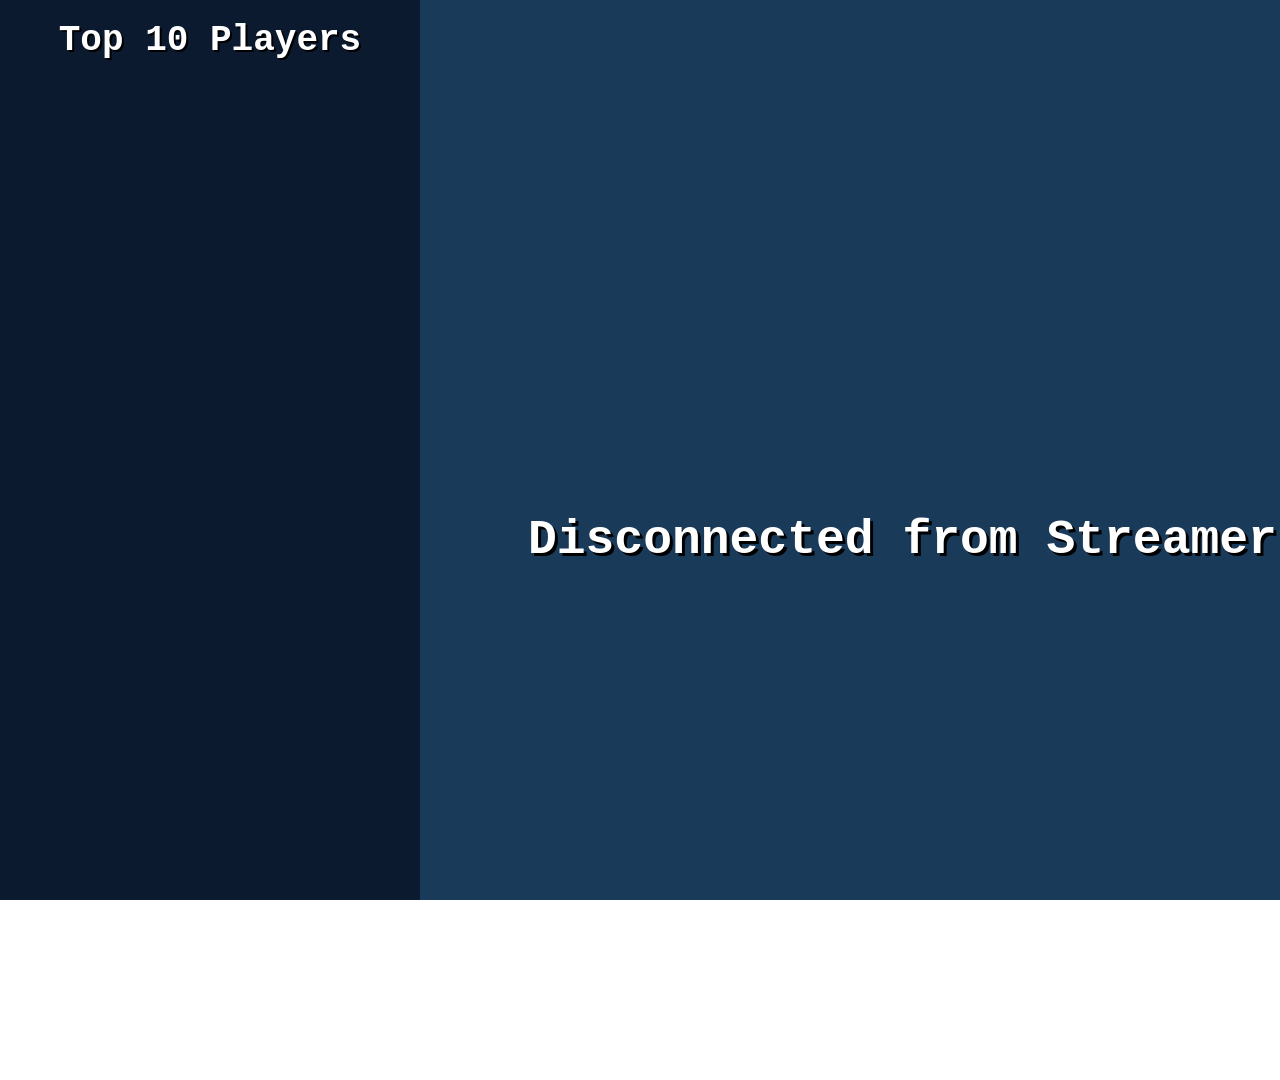
<file: multi-platform/games/battleship/index.html>
<!DOCTYPE html>
<html lang="en">
<head>
  <meta charset="UTF-8">
  <meta name="viewport" content="width=device-width, initial-scale=1.0">
  <link rel="stylesheet" href="styles.css">
  <style>
    body, html {
      margin: 0;
      padding: 0;
      width: 100%;
      height: 100%;
      overflow: hidden;
      background-color: transparent;
    }
  </style>
  <script src="assets/js/streamerbot-client.js"></script>
  <script src="battleship.js" defer></script>
</head>
<body>
  <div id="game-container">
    <canvas id="waterCanvas" width="1920" height="1080"></canvas>
    <canvas id="shipCanvas" width="1920" height="1080"></canvas>
    <canvas id="fogCanvas" width="1920" height="1080"></canvas>
    <canvas id="hudCanvas" width="1920" height="1080"></canvas>
    <div id="joinCountdown"></div>

    <div id="leaderboard">
      <div class="heading">Top 10 Players</div>
    </div>
    <div id="rightPanel">
      <div id="shipRoster"></div>
      <div id="mineRoster"></div>
      <div id="roundInfo">
        <div id="modeLabel"></div>
        <div id="joinHint">Type !join to play</div>
        <div id="roundNumber"></div>
        <div id="countdown"></div>
      </div>
    </div>

    <div id="debugOverlay"></div>
    <div id="status">Connecting to Streamer.bot...</div>
  </div>
</body>
</html>
</file>
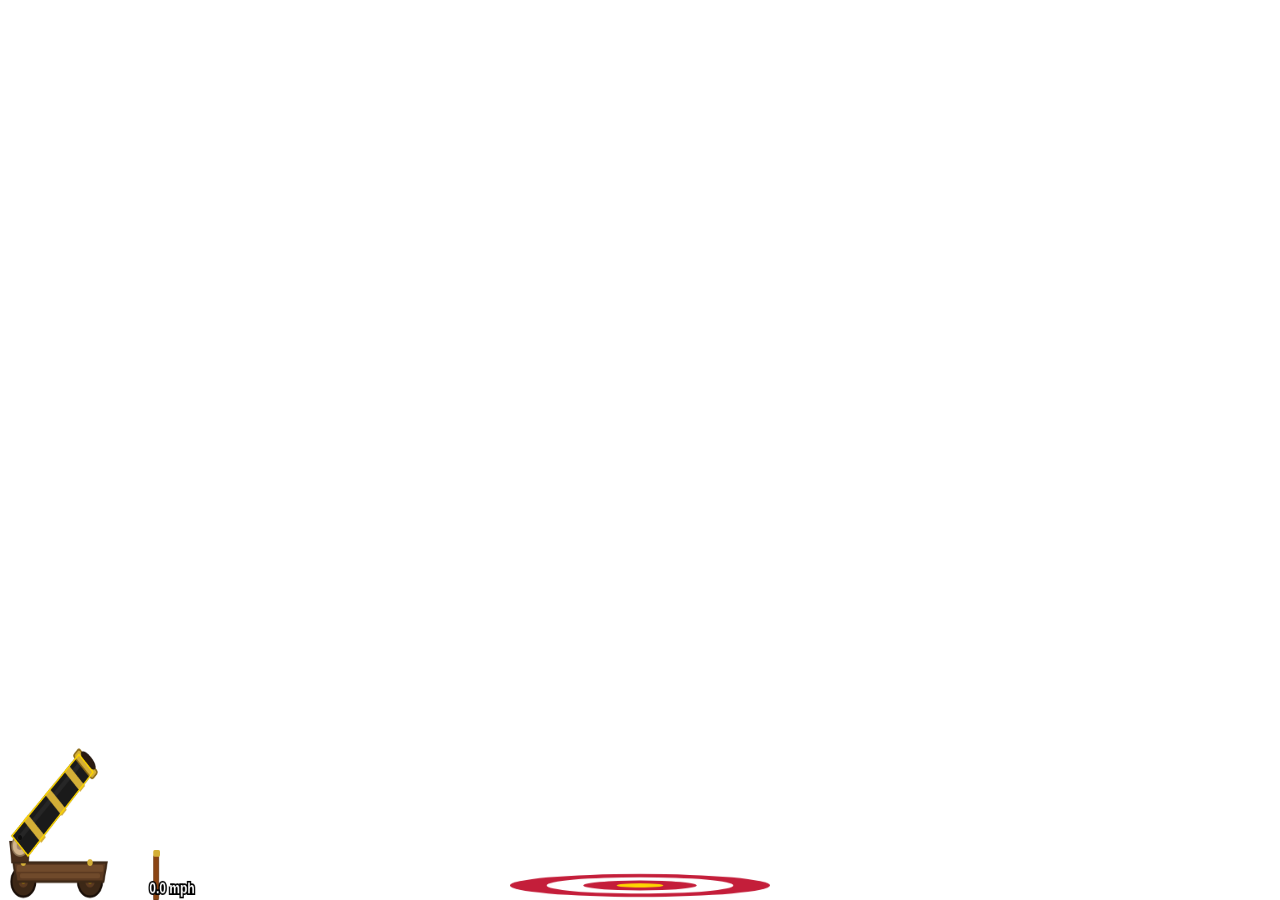
<file: multi-platform/games/cannon/index.html>
<!DOCTYPE html>
<html lang="en">
<head>
  <meta charset="UTF-8">
  <meta name="viewport" content="width=device-width, initial-scale=1.0">
  <link rel="stylesheet" href="styles.css">
  <style>
    body, html {
      margin: 0;
      padding: 0;
      width: 100%;
      height: 100%;
      overflow: hidden;
      background-color: transparent;
    }

    #gameCanvas {
      background-color: transparent;
      display: block;
    }

    #debugOverlay {
      position: absolute;
      top: 0;
      left: 0;
      width: 100%;
      height: 80%;
      overflow-y: auto;
      color: #ffffff;
      font-family: monospace;
      font-size: 16px;
      line-height: 1.25;
      padding: 10px;
      box-sizing: border-box;
      white-space: pre-wrap;
      z-index: 9999;
      pointer-events: none;
      text-shadow: none;
    }
  </style>
  <script src="assets/js/streamerbot-client.js"></script>
  <script src="cannon.js" defer></script>
</head>
<body>
  <canvas id="gameCanvas" width="1920" height="1080"></canvas>
  <div id="debugOverlay">Waiting for events...</div>
</body>
</html>
</file>
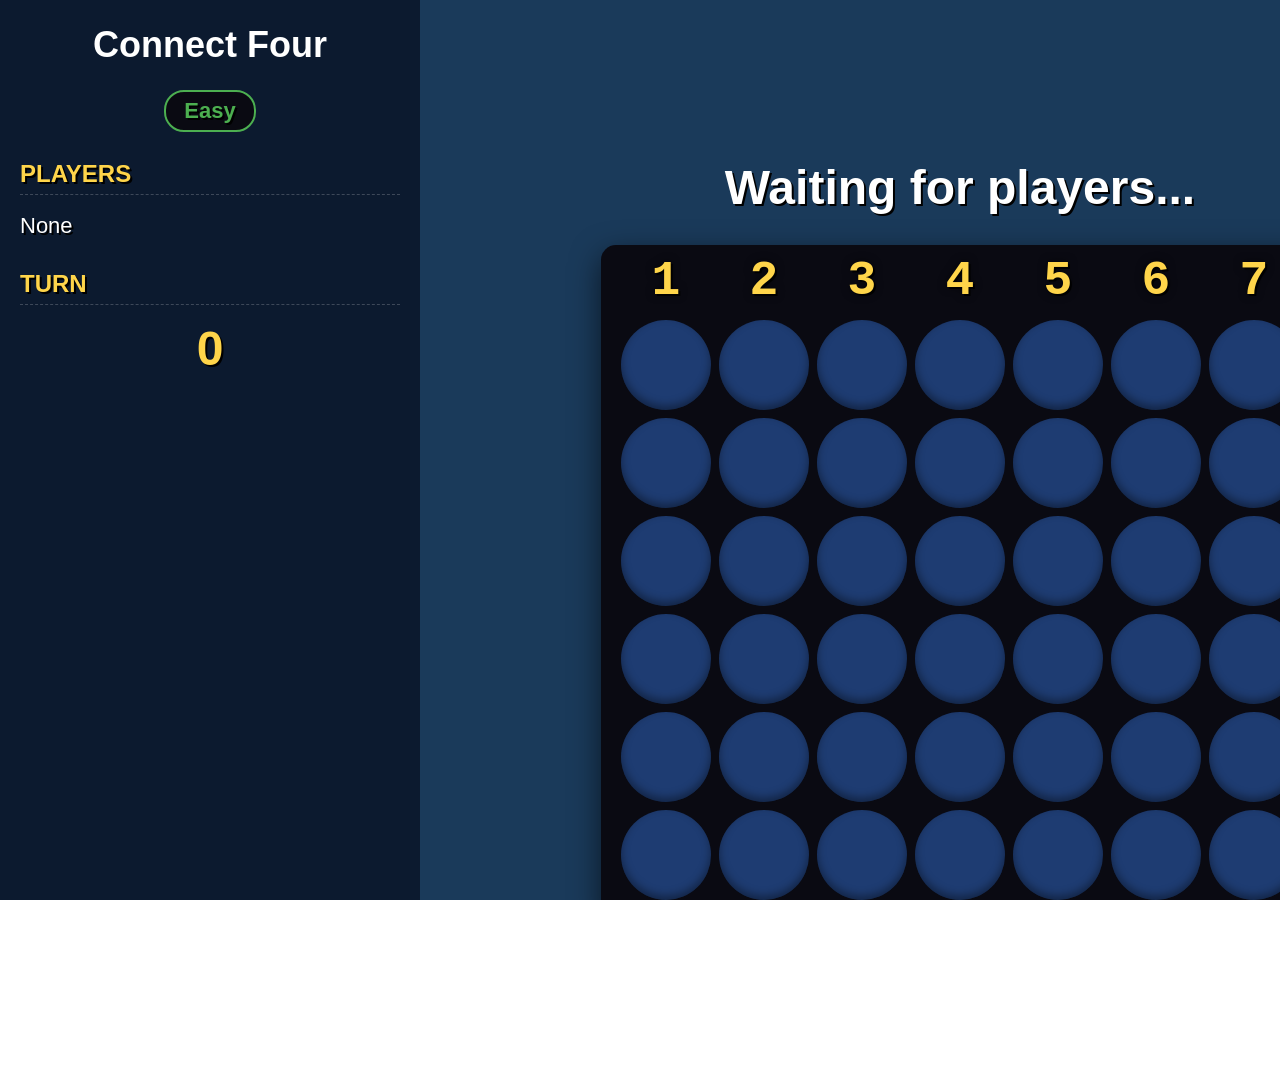
<file: multi-platform/games/connectfour/index.html>
<!DOCTYPE html>
<html lang="en">
<head>
    <meta charset="UTF-8">
    <meta name="viewport" content="width=device-width, initial-scale=1.0">
    <title>Streamer.bot Connect Four</title>
    <link rel="stylesheet" href="styles.css">
    <style>
        body, html { margin: 0; padding: 0; width: 100%; height: 100%; overflow: hidden; background: transparent; }
    </style>
    <script src="assets/js/streamerbot-client.js"></script>
    <script src="connectfour.js" defer></script>
</head>
<body>
    <div id="game-container">
        <!-- Left panel: players & difficulty -->
        <div id="leftPanel">
            <div class="panel-heading">Connect Four</div>
            <div id="difficultyDisplay" class="difficulty-badge difficulty-easy">Easy</div>
            <div class="section-heading">Players</div>
            <div id="playerList" class="player-list">None</div>
            <div class="section-heading">Turn</div>
            <div id="turnCount" class="turn-count">0</div>
        </div>

        <!-- Center: the board -->
        <div id="centerPanel">
            <h1 id="currentTurn">Waiting for players...</h1>
            <div class="grid-container">
                <div class="column-labels easy" id="columnLabels"></div>
                <div class="grid easy" id="grid"></div>
            </div>
        </div>

        <!-- Right panel: voting & timer -->
        <div id="rightPanel">
            <div class="panel-heading">Status</div>
            <div id="status">Connecting to Streamer.bot...</div>
            <div id="votingSection" class="voting-info">
                <div class="voting-label">Vote for column:</div>
                <div id="timerDisplay" class="voting-timer">--:--</div>
                <div class="vote-total"></div>
            </div>
        </div>

        <!-- Winner overlay -->
        <div class="winner-overlay" id="winnerOverlay">
            <h1 class="winner-title" id="winnerTitle">Player 1 Wins!</h1>
            <p id="winnerMessage">Congratulations!</p>
        </div>
    </div>
</body>
</html>
</file>
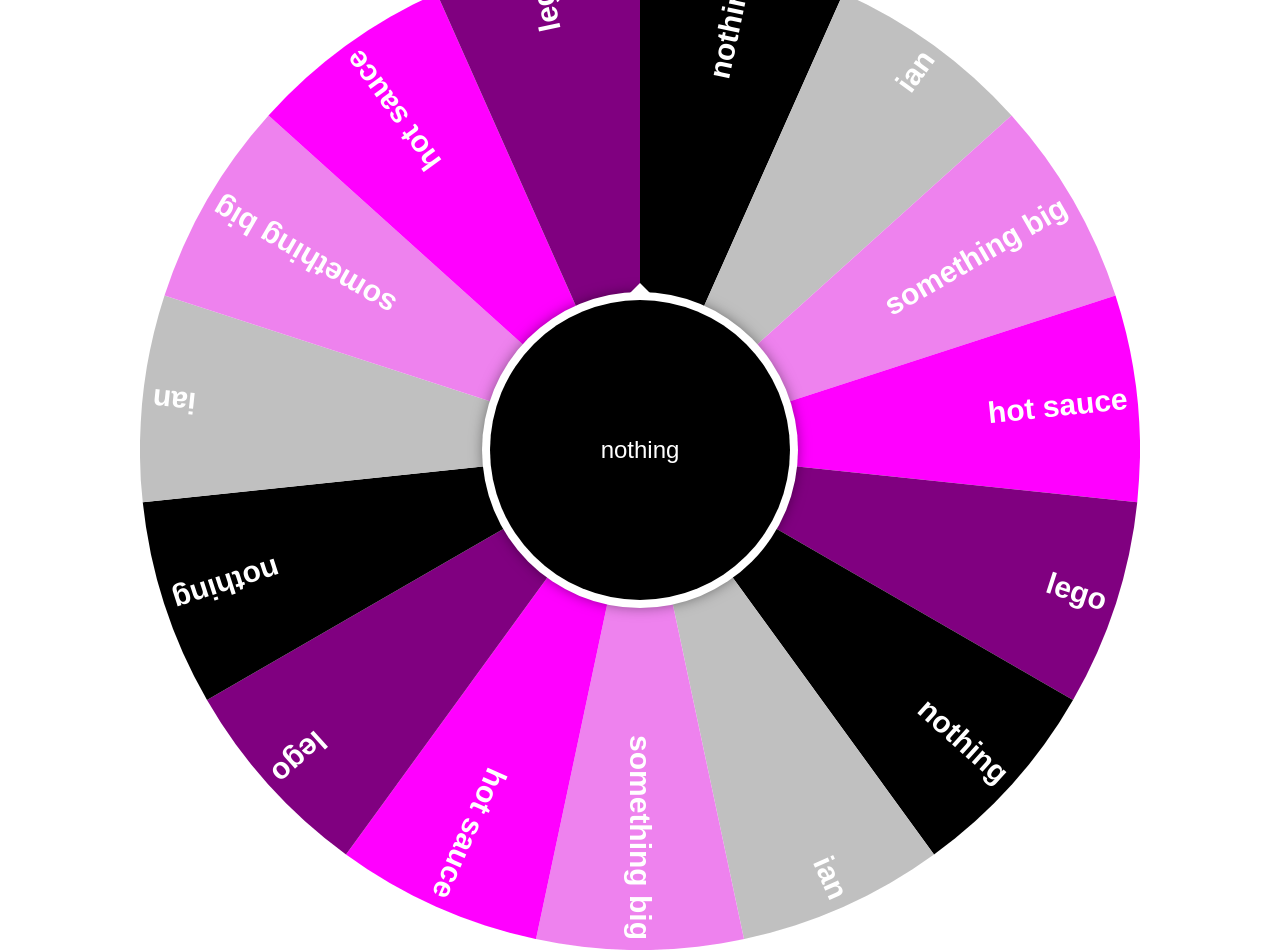
<file: __future-ideas/wheel-of-things/overlays/wheel.html>
<!DOCTYPE html>
<html>
  <head>
    <title>Wheel of Things</title>
    <meta charset="UTF-8" />
    <script defer src="wheel.js"></script>
    <link rel="stylesheet" href="wheel.css" />
  </head>

  <body>
    <div id="wheelOfThings">
      <canvas id="wheel" width="1000" height="1000"></canvas>
      <div id="spin"></div>
    </div>
  </body>
</html>
</file>
<file: multi-platform/games/battleship/styles.css>
#game-container {
  position: relative;
  width: 1920px;
  height: 1080px;
  background-color: #1a3a5a;
}

#game-container canvas {
  position: absolute;
  top: 0;
  left: 0;
  display: block;
}

#waterCanvas { z-index: 1; }
#shipCanvas   { z-index: 2; }
#fogCanvas    { z-index: 3; }
#hudCanvas    { z-index: 4; }

#leaderboard {
  position: absolute;
  top: 0;
  left: 0;
  width: 420px;
  height: 1080px;
  z-index: 5;
  padding: 20px 16px;
  box-sizing: border-box;
  font-family: 'Courier New', monospace;
  font-size: 32px;
  color: #fff;
  text-shadow: 2px 2px 0 #000;
  overflow: hidden;
  background-color: rgba(10, 20, 40, 0.85);
}

#leaderboard .heading {
  font-size: 36px;
  font-weight: bold;
  text-align: center;
  margin-bottom: 16px;
  text-shadow: 2px 2px 0 #000;
}

#leaderboard .entry {
  margin-bottom: 10px;
  line-height: 1.2;
}

#leaderboard .entry.muted {
  opacity: 0.4;
  text-decoration: line-through;
}

#leaderboard .entry .row1 {
  display: flex;
  align-items: center;
  gap: 8px;
}

#leaderboard .entry img.platform-icon {
  width: 32px;
  height: 32px;
  flex-shrink: 0;
}

#leaderboard .entry .name {
  flex: 1;
  overflow: hidden;
  text-overflow: ellipsis;
  white-space: nowrap;
}

#leaderboard .entry .stats {
  font-size: 28px;
}

#leaderboard .entry .stat-change {
  color: #ff3333;
  transition: color 1s ease;
}

#leaderboard .entry .stat-change.fade {
  color: #fff;
}

/* Teams mode */
#leaderboard .teams-header {
  margin-bottom: 12px;
  border-bottom: 2px solid rgba(255, 255, 255, 0.2);
  padding-bottom: 10px;
}

#leaderboard .platform-totals {
  display: flex;
  align-items: center;
  gap: 6px;
  font-size: 26px;
  padding: 4px 6px;
  margin-bottom: 4px;
  border-radius: 4px;
}

#leaderboard .platform-totals img.platform-icon,
#leaderboard .platform-section-heading img.platform-icon {
  width: 48px;
  height: 48px;
  flex-shrink: 0;
  object-fit: contain;
  image-rendering: -webkit-optimize-contrast;
}

#leaderboard .platform-totals.leader {
  background-color: rgba(255, 200, 0, 0.18);
  border: 1px solid rgba(255, 200, 0, 0.5);
}

#leaderboard .platform-totals .platform-name {
  font-weight: bold;
  flex: 1;
  text-transform: capitalize;
}

#leaderboard .platform-totals .platform-hits,
#leaderboard .platform-totals .platform-coords {
  font-size: 22px;
  opacity: 0.85;
}

#leaderboard .platform-section {
  margin-bottom: 12px;
  padding-bottom: 8px;
  border-bottom: 1px dashed rgba(255, 255, 255, 0.12);
}

#leaderboard .platform-section-heading {
  display: flex;
  align-items: center;
  gap: 6px;
  font-size: 26px;
  font-weight: bold;
  text-transform: capitalize;
  margin-bottom: 4px;
  color: #ffd54a;
}

#rightPanel {
  position: absolute;
  top: 0;
  right: 0;
  width: 420px;
  height: 1080px;
  z-index: 5;
  padding: 20px 16px;
  box-sizing: border-box;
  font-family: 'Courier New', monospace;
  color: #fff;
  text-shadow: 2px 2px 0 #000;
  display: flex;
  flex-direction: column;
  gap: 20px;
  background-color: rgba(10, 20, 40, 0.85);
}

#shipRoster {
  font-size: 28px;
}

#shipRoster .ship-entry {
  margin-bottom: 40px;
  text-align: center;
}

#shipRoster .ship-entry img.ship-icon {
  object-fit: contain;
  display: block;
  margin: 0 auto 1px auto;
  max-width: 100%;
}

#shipRoster .ship-entry .ship-label {
  font-size: 24px;
}

#shipRoster .ship-entry.sunk .ship-label {
  text-decoration: line-through;
}

#shipRoster .ship-entry.sunk .ship-label::after {
  content: " X";
  color: #ff3333;
  font-weight: bold;
}

#mineRoster {
  font-size: 28px;
}

#mineRoster .mine-header {
  width: 100%;
  margin-bottom: 8px;
}

#mineRoster .mine-grid {
  display: flex;
  flex-wrap: wrap;
  gap: 8px;
}

#mineRoster .mine-icon {
  position: relative;
  width: 36px;
  height: 36px;
}

#mineRoster .mine-icon img {
  width: 36px;
  height: 36px;
}

#mineRoster .mine-icon.hit::after {
  content: "X";
  position: absolute;
  top: 0;
  left: 0;
  width: 36px;
  height: 36px;
  display: flex;
  align-items: center;
  justify-content: center;
  color: #ff3333;
  font-weight: bold;
  font-size: 28px;
  text-shadow: 1px 1px 0 #000;
}

#roundInfo {
  margin-top: auto;
  text-align: center;
}

#modeLabel {
  font-size: 36px;
  font-weight: bold;
  text-transform: uppercase;
}

#joinHint {
  font-size: 24px;
  margin-top: 8px;
  opacity: 0.8;
}

#roundNumber {
  font-size: 28px;
  margin-top: 8px;
}

#countdown {
  font-size: 72px;
  font-weight: bold;
  margin-top: 16px;
  font-family: 'Courier New', monospace;
}

#countdown.urgent {
  color: #ff3333;
  animation: pulse 0.5s infinite alternate;
}

#joinCountdown {
  position: absolute;
  top: 50%;
  left: 50%;
  transform: translate(-50%, -50%);
  z-index: 50;
  display: none;
  width: 100%;
  height: 100%;
  flex-direction: column;
  justify-content: center;
  align-items: center;
  gap: 12px;
  font-family: 'Courier New', monospace;
  font-size: 96px;
  line-height: 1;
  font-weight: bold;
  color: #fff;
  text-shadow: 4px 4px 0 #000, 0 0 24px rgba(0, 0, 0, 0.85);
  pointer-events: none;
}

#joinCountdown.urgent {
  color: #ff3333;
  animation: joinPulse 0.5s infinite alternate;
}

@keyframes pulse {
  from { transform: scale(1.0); }
  to   { transform: scale(1.1); }
}

@keyframes joinPulse {
  from { transform: translate(-50%, -50%) scale(1.0); }
  to   { transform: translate(-50%, -50%) scale(1.1); }
}

#debugOverlay {
  position: absolute;
  top: 0;
  left: 0;
  width: 100%;
  height: 80%;
  overflow-y: auto;
  color: #ffffff;
  font-family: monospace;
  font-size: 16px;
  line-height: 1.25;
  padding: 10px;
  box-sizing: border-box;
  white-space: pre-wrap;
  z-index: 9999;
  pointer-events: none;
  display: none;
}

#status {
  position: absolute;
  top: 50%;
  left: 50%;
  transform: translate(-50%, -50%);
  z-index: 100;
  font-family: 'Courier New', monospace;
  font-size: 48px;
  font-weight: bold;
  color: #fff;
  text-shadow: 3px 3px 0 #000;
  text-align: center;
  pointer-events: none;
}
</file>
<file: multi-platform/games/cannon/styles.css>
/* Basic styling for the game */

#gameCanvas {
  display: block;
  background-color: #00ff00; /* Greenscreen background */
  width: 100%;
  height: 100%;
}

/* Add any additional styles as needed */
</file>
<file: multi-platform/games/connectfour/styles.css>
/* ===== Container (1920x1080, matches battleship) ===== */

#game-container {
    position: relative;
    width: 1920px;
    height: 1080px;
    background-color: #1a3a5a;
    font-family: 'Segoe UI', Tahoma, Geneva, Verdana, sans-serif;
    color: white;
    overflow: hidden;
}

/* ===== Left panel (players + difficulty) ===== */

#leftPanel {
    position: absolute;
    top: 0;
    left: 0;
    width: 420px;
    height: 1080px;
    z-index: 5;
    padding: 24px 20px;
    box-sizing: border-box;
    display: flex;
    flex-direction: column;
    gap: 16px;
    background-color: rgba(10, 20, 40, 0.85);
    text-shadow: 2px 2px 0 #000;
}

.panel-heading {
    font-size: 36px;
    font-weight: bold;
    text-align: center;
    margin-bottom: 8px;
    color: #ffffff;
    text-shadow: none;
}

.section-heading {
    font-size: 24px;
    font-weight: bold;
    text-transform: uppercase;
    color: #ffd54a;
    margin-top: 12px;
    border-bottom: 1px dashed rgba(255, 255, 255, 0.2);
    padding-bottom: 6px;
}

.difficulty-badge {
    display: inline-block;
    padding: 6px 18px;
    background: #0a0a12;
    border-radius: 20px;
    font-size: 22px;
    font-weight: bold;
    text-align: center;
    align-self: center;
}

.difficulty-easy {
    color: #4caf50;
    border: 2px solid #4caf50;
}

.difficulty-normal {
    color: #ffd700;
    border: 2px solid #ffd700;
}

.difficulty-extreme {
    color: #ff5e57;
    border: 2px solid #ff5e57;
}

.player-list {
    font-size: 22px;
    line-height: 1.4;
    color: #fff;
}

.turn-count {
    font-size: 48px;
    font-weight: bold;
    text-align: center;
    color: #ffd54a;
}

/* ===== Center panel (the board) ===== */

#centerPanel {
    position: absolute;
    top: 0;
    left: 420px;
    width: 1080px;
    height: 1080px;
    z-index: 4;
    display: flex;
    flex-direction: column;
    align-items: center;
    justify-content: center;
    gap: 30px;
}

#currentTurn {
    font-size: 3em;
    margin: 0;
    text-shadow: 2px 2px 0 #000;
    text-align: center;
}

.grid-container {
    display: inline-block;
    background: #0a0a12;
    padding: 20px;
    padding-top: 0;
    border-radius: 15px;
    box-shadow: 0 10px 30px rgba(0, 0, 0, 0.6);
}

.column-labels {
    display: grid;
    gap: 8px;
    padding: 10px 0 12px 0;
}

.column-labels.easy, .column-labels.normal {
    grid-template-columns: repeat(7, 90px);
}

.column-labels.extreme {
    grid-template-columns: repeat(11, 70px);
}

.column-label {
    text-align: center;
    font-size: 48px;
    font-weight: bold;
    color: #ffd54a;
    text-shadow: 2px 2px 0 #000, 0 0 8px rgba(0, 0, 0, 0.6);
    font-family: 'Courier New', monospace;
    line-height: 1.1;
}

.column-label.highlighted {
    color: #4caf50;
    text-shadow: 0 0 16px rgba(76, 175, 80, 0.9), 2px 2px 0 #000;
}

.column-label.leading {
    color: #ffd700;
    text-shadow: 0 0 18px rgba(255, 215, 0, 0.95), 2px 2px 0 #000;
}

.vote-count {
    font-size: 22px;
    font-weight: bold;
    color: #ffd700;
    text-align: center;
    margin-top: 4px;
    line-height: 1;
    text-shadow: 1px 1px 0 #000;
}

.vote-count::before {
    content: "votes: ";
    color: #a0a0a0;
    font-size: 16px;
    font-weight: normal;
}

.vote-total {
    margin-top: 10px;
    font-size: 18px;
    color: #a0a0a0;
    min-height: 22px;
}

.grid {
    display: grid;
    gap: 8px;
}

.grid.easy, .grid.normal {
    grid-template-columns: repeat(7, 90px);
    grid-template-rows: repeat(6, 90px);
}

.grid.extreme {
    grid-template-columns: repeat(11, 70px);
    grid-template-rows: repeat(6, 70px);
}

.cell {
    width: 90px;
    height: 90px;
    background: #1e3c72;
    border-radius: 50%;
    display: flex;
    align-items: center;
    justify-content: center;
    box-shadow: inset 0 -4px 8px rgba(0, 0, 0, 0.4);
    transition: all 0.3s ease;
}

.grid.extreme .cell {
    width: 70px;
    height: 70px;
}

.cell.player1 {
    background: radial-gradient(circle at 30% 30%, #ff5e57 0%, #ff3b30 100%);
    box-shadow: 0 0 15px rgba(255, 94, 87, 0.6);
}

.cell.player2 {
    background: radial-gradient(circle at 30% 30%, #f9d423 0%, #ff9966 100%);
    box-shadow: 0 0 15px rgba(249, 212, 35, 0.6);
}

.cell.winning {
    animation: pulse 1s infinite;
    border: 3px solid white;
}

@keyframes pulse {
    0%, 100% { transform: scale(1); }
    50% { transform: scale(1.1); }
}

@keyframes drop {
    0% { transform: translateY(-400px); opacity: 0; }
    100% { transform: translateY(0); opacity: 1; }
}

.cell.dropping {
    animation: drop 0.5s ease-out;
}

/* ===== Right panel (status + timer) ===== */

#rightPanel {
    position: absolute;
    top: 0;
    right: 0;
    width: 420px;
    height: 1080px;
    z-index: 5;
    padding: 24px 20px;
    box-sizing: border-box;
    display: flex;
    flex-direction: column;
    gap: 20px;
    background-color: rgba(10, 20, 40, 0.85);
    text-shadow: 2px 2px 0 #000;
}

#status {
    font-size: 22px;
    line-height: 1.4;
    color: #fff;
    text-align: center;
    padding: 12px;
    background: rgba(255, 255, 255, 0.05);
    border-radius: 8px;
}

.voting-info {
    margin-top: 16px;
    padding: 16px;
    background: rgba(255, 255, 255, 0.05);
    border-radius: 10px;
    text-align: center;
}

.voting-info.hidden { display: none; }

.voting-label {
    font-size: 22px;
    color: #a0a0a0;
    margin-bottom: 10px;
    text-transform: uppercase;
    letter-spacing: 1px;
}

.voting-timer {
    font-size: 3em;
    color: #ffd700;
    font-weight: bold;
    font-family: 'Courier New', monospace;
    text-shadow: 2px 2px 0 #000;
}

.voting-timer.urgent {
    color: #ff3333;
    animation: pulse 0.5s infinite alternate;
}

/* ===== Winner overlay ===== */

.winner-overlay {
    position: absolute;
    top: 0;
    left: 0;
    width: 100%;
    height: 100%;
    background: rgba(0, 0, 0, 0.9);
    display: flex;
    flex-direction: column;
    align-items: center;
    justify-content: center;
    z-index: 1000;
    opacity: 0;
    pointer-events: none;
    transition: opacity 0.5s ease;
}

.winner-overlay.active {
    opacity: 1;
    pointer-events: auto;
}

.winner-title {
    font-size: 5em;
    margin-bottom: 20px;
    text-shadow: 3px 3px 0 #000;
}

.winner-player1 {
    color: #ff5e57;
    text-shadow: 0 0 20px rgba(255, 94, 87, 0.5), 3px 3px 0 #000;
}

.winner-player2 {
    color: #f9d423;
    text-shadow: 0 0 20px rgba(249, 212, 35, 0.5), 3px 3px 0 #000;
}

.winner-tie {
    color: #ffffff;
    text-shadow: 0 0 20px rgba(255, 255, 255, 0.5), 3px 3px 0 #000;
}

#winnerMessage {
    color: white;
    font-size: 2em;
    text-shadow: 2px 2px 0 #000;
}
</file>
<file: __future-ideas/wheel-of-things/overlays/wheel.css>
* {
    margin: 0;
    padding: 0;
    box-sizing: border-box;
  }
  
  body {
    height: 100vh;
    display: grid;
    place-items: center;
  }
  
  #wheelOfThings {
    display: inline-block;
    position: relative;
    overflow: hidden;
  }
  
  #wheel {
    display: block;
  }
  
  #spin {
    font: 1.5em/0 sans-serif;
    user-select: none;
    cursor: pointer;
    display: flex;
    justify-content: center;
    align-items: center;
    position: absolute;
    top: 50%;
    left: 50%;
    width: 30%;
    height: 30%;
    margin: -15%;
    background: #fff;
    color: #fff;
    box-shadow: 0 0 0 8px currentColor, 0 0px 15px 5px rgba(0, 0, 0, 0.6);
    border-radius: 50%;
    transition: 0.8s;
  }
  
  #spin::after {
    content: '';
    position: absolute;
    top: -17px;
    border: 10px solid transparent;
    border-bottom-color: currentColor;
    border-top: none;
  }
</file>
